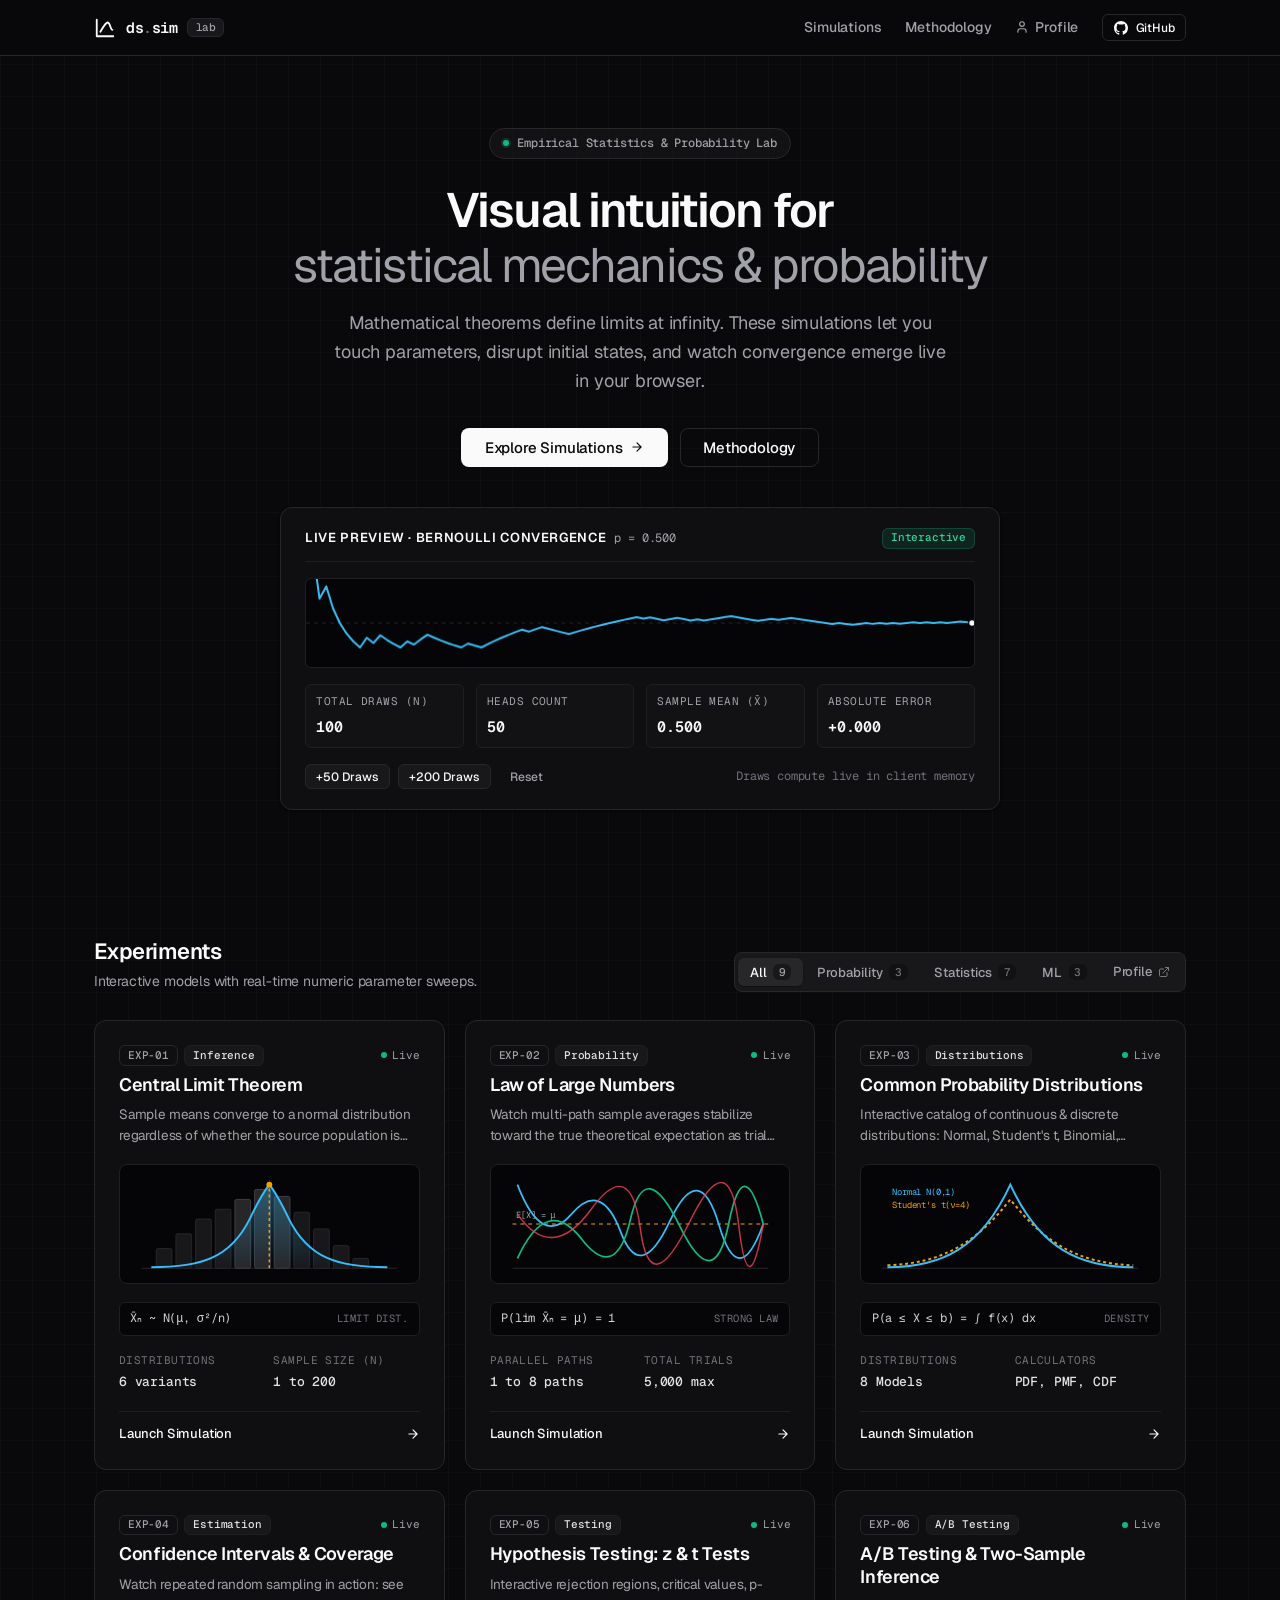
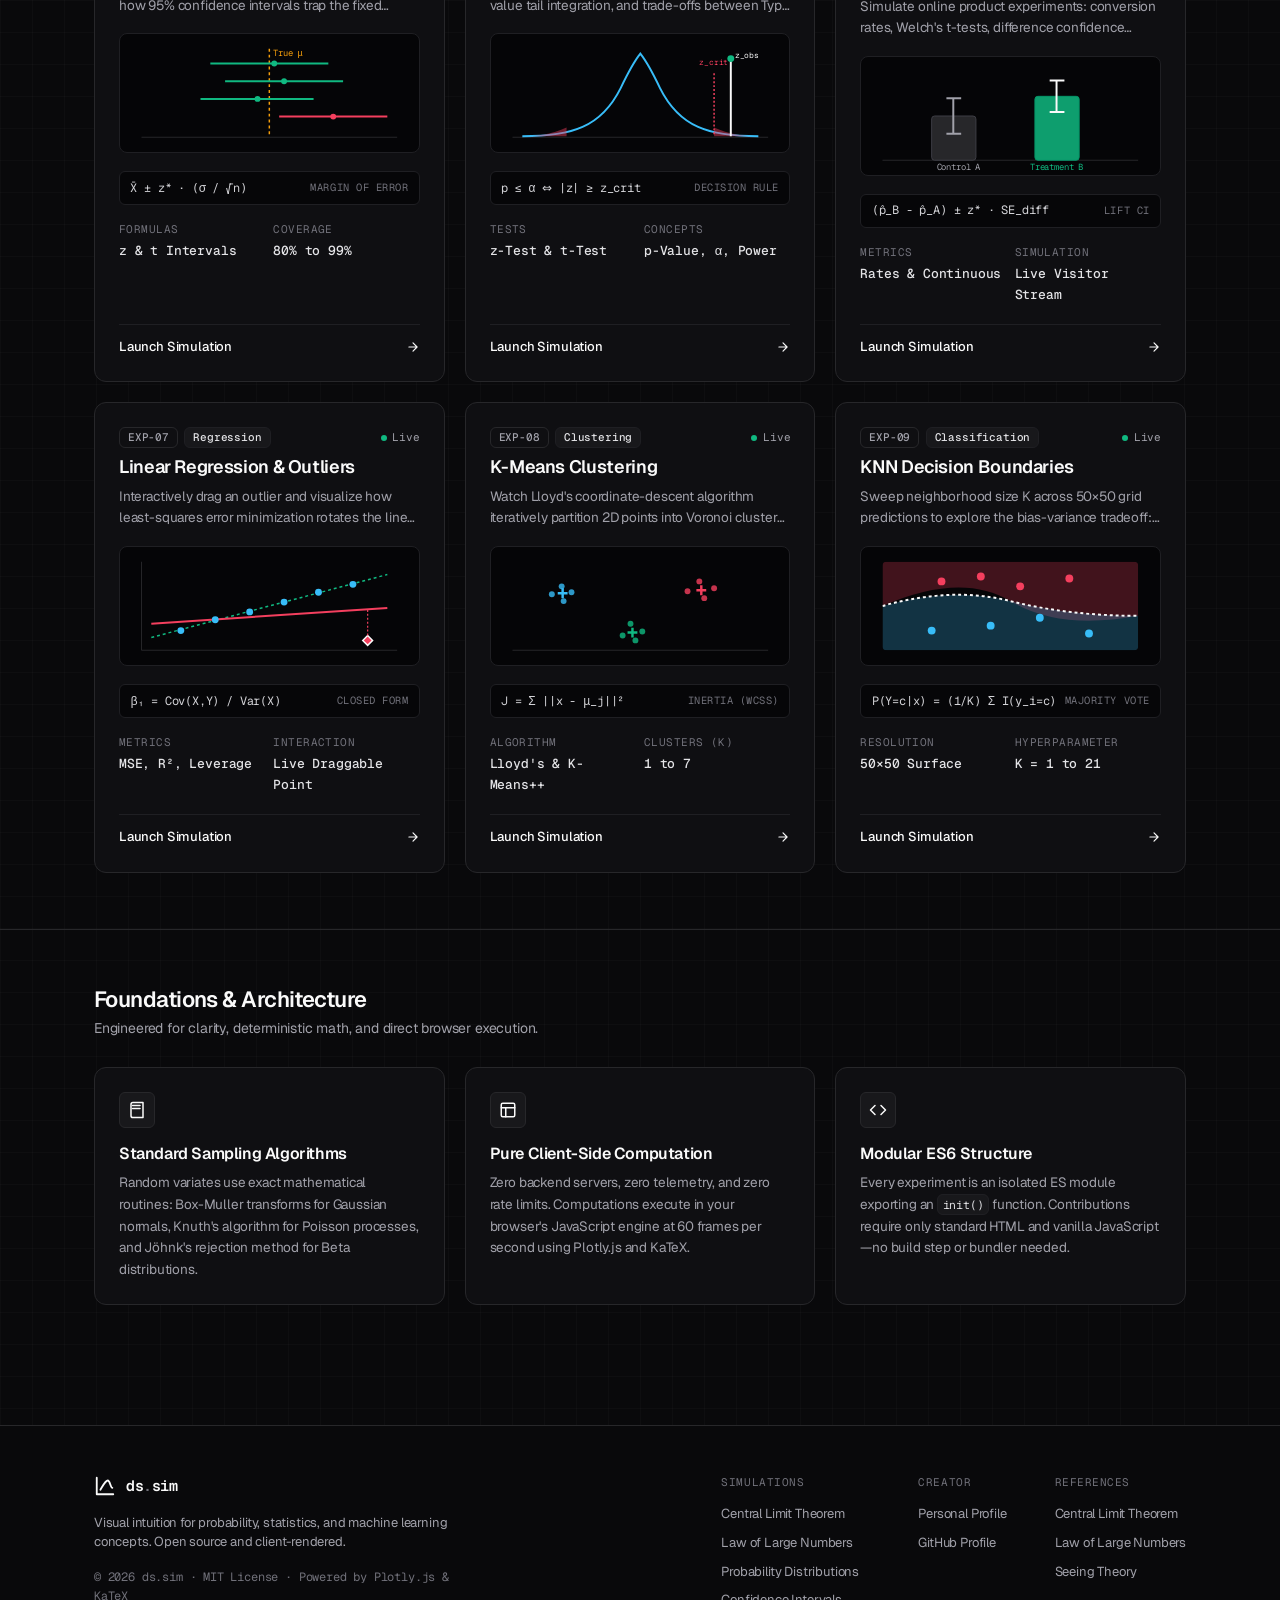
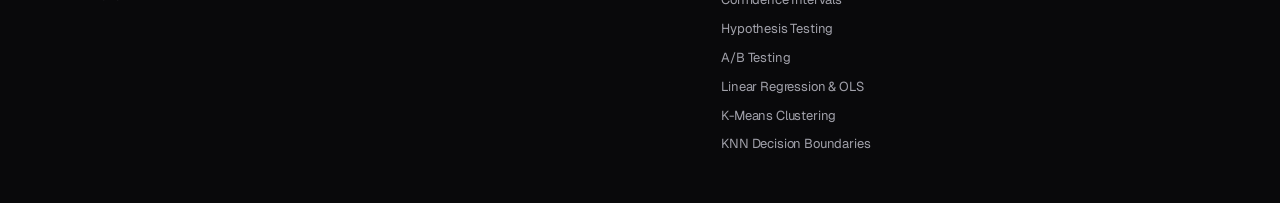
<file: index.html>
<!DOCTYPE html>
<html lang="en">
<head>
  <meta charset="UTF-8">
  <meta name="viewport" content="width=device-width, initial-scale=1.0">
  <meta name="description" content="Interactive simulations for probability, statistics, and machine learning. Hands-on numerical experiments executed in your browser.">
  <title>ds.sim — Interactive Statistics &amp; Probability Lab</title>
  
  <!-- Favicon: Clean Vector Normal Curve -->
  <link rel="icon" href="data:image/svg+xml,<svg xmlns='http://www.w3.org/2000/svg' viewBox='0 0 24 24' fill='none' stroke='%23fafafa' stroke-width='2' stroke-linecap='round' stroke-linejoin='round'><path d='M3 3v18h18'/><path d='M7 16c2.5-4 5.5-10 8-10s3 8 5 8'/></svg>">
  
  <!-- Typography: Geist & Geist Mono (shadcn design system) -->
  <link rel="preconnect" href="https://fonts.googleapis.com">
  <link rel="preconnect" href="https://fonts.gstatic.com" crossorigin>
  <link href="https://fonts.googleapis.com/css2?family=Geist:wght@300;400;500;600;700&family=Geist+Mono:wght@400;500;600&display=swap" rel="stylesheet">
  
  <link rel="stylesheet" href="css/style.css">
</head>
<body>

  <!-- Navigation -->
  <nav class="nav">
    <div class="container nav-container">
      <a href="index.html" class="nav-brand">
        <svg class="brand-icon" viewBox="0 0 24 24" fill="none" stroke="currentColor" stroke-width="2" stroke-linecap="round" stroke-linejoin="round">
          <path d="M3 3v18h18" />
          <path d="M7 16c2.5-4 5.5-10 8-10s3 8 5 8" />
        </svg>
        <span class="brand-name">ds<span class="brand-dot">.</span>sim</span>
        <span class="brand-badge">lab</span>
      </a>

      <div class="nav-links">
        <a href="#experiments" class="nav-link">Simulations</a>
        <a href="#methodology" class="nav-link">Methodology</a>
        <a href="https://vmljsy.github.io" target="_blank" rel="noopener noreferrer" class="nav-link">
          <svg width="14" height="14" viewBox="0 0 24 24" fill="none" stroke="currentColor" stroke-width="2" stroke-linecap="round" stroke-linejoin="round">
            <path d="M19 21v-2a4 4 0 0 0-4-4H9a4 4 0 0 0-4 4v2"/>
            <circle cx="12" cy="7" r="4"/>
          </svg>
          <span>Profile</span>
        </a>
        <a href="https://github.com/vmljsy/ds-playground" target="_blank" rel="noopener noreferrer" class="btn btn-outline btn-sm">
          <svg width="14" height="14" viewBox="0 0 24 24" fill="currentColor">
            <path d="M12 0C5.37 0 0 5.37 0 12c0 5.31 3.435 9.795 8.205 11.385.6.105.825-.255.825-.57 0-.285-.015-1.23-.015-2.235-3.015.555-3.795-.735-4.035-1.41-.135-.345-.72-1.41-1.23-1.695-.42-.225-1.02-.78-.015-.795.945-.015 1.62.87 1.845 1.23 1.08 1.815 2.805 1.305 3.495.99.105-.78.42-1.305.765-1.605-2.67-.3-5.46-1.335-5.46-5.925 0-1.305.465-2.385 1.23-3.225-.12-.3-.54-1.53.12-3.18 0 0 1.005-.315 3.3 1.23.96-.27 1.98-.405 3-.405s2.04.135 3 .405c2.295-1.56 3.3-1.23 3.3-1.23.66 1.65.24 2.88.12 3.18.765.84 1.23 1.905 1.23 3.225 0 4.605-2.805 5.625-5.475 5.925.435.375.81 1.095.81 2.22 0 1.605-.015 2.895-.015 3.3 0 .315.225.69.825.57A12.02 12.02 0 0024 12c0-6.63-5.37-12-12-12z"/>
          </svg>
          <span>GitHub</span>
        </a>
      </div>
    </div>
  </nav>

  <!-- Hero Section -->
  <section class="hero">
    <div class="container">
      <div class="hero-pill">
        <span class="hero-pill-indicator"></span>
        <span>Empirical Statistics &amp; Probability Lab</span>
      </div>

      <h1 class="hero-title">
        Visual intuition for <br>
        <span class="hero-title-accent">statistical mechanics &amp; probability</span>
      </h1>

      <p class="hero-subtitle">
        Mathematical theorems define limits at infinity. These simulations let you touch parameters, disrupt initial states, and watch convergence emerge live in your browser.
      </p>

      <div class="hero-actions">
        <a href="#experiments" class="btn btn-primary btn-lg">
          <span>Explore Simulations</span>
          <svg width="14" height="14" viewBox="0 0 24 24" fill="none" stroke="currentColor" stroke-width="2" stroke-linecap="round" stroke-linejoin="round"><path d="M5 12h14M12 5l7 7-7 7"/></svg>
        </a>
        <a href="#methodology" class="btn btn-outline btn-lg">Methodology</a>
      </div>

      <!-- Live Interactive Sandbox (Bernoulli Convergence) -->
      <div class="hero-sandbox">
        <div class="sandbox-header">
          <div class="sandbox-title-wrap">
            <span class="sandbox-title">Live Preview &middot; Bernoulli Convergence</span>
            <span class="sandbox-formula">p = 0.500</span>
          </div>
          <span class="badge badge-emerald">Interactive</span>
        </div>

        <div class="sandbox-body">
          <canvas id="sandbox-canvas" class="sandbox-canvas" width="670" height="90"></canvas>
        </div>

        <div class="sandbox-stats">
          <div class="sandbox-stat-item">
            <span class="sandbox-stat-label">Total Draws (N)</span>
            <span id="sb-stat-n" class="sandbox-stat-val">100</span>
          </div>
          <div class="sandbox-stat-item">
            <span class="sandbox-stat-label">Heads Count</span>
            <span id="sb-stat-heads" class="sandbox-stat-val">52</span>
          </div>
          <div class="sandbox-stat-item">
            <span class="sandbox-stat-label">Sample Mean (X̄)</span>
            <span id="sb-stat-mean" class="sandbox-stat-val">0.520</span>
          </div>
          <div class="sandbox-stat-item">
            <span class="sandbox-stat-label">Absolute Error</span>
            <span id="sb-stat-err" class="sandbox-stat-val">+0.020</span>
          </div>
        </div>

        <div class="sandbox-controls">
          <div class="sandbox-btn-group">
            <button id="sb-btn-flip-50" class="btn btn-secondary btn-sm">+50 Draws</button>
            <button id="sb-btn-flip-200" class="btn btn-secondary btn-sm">+200 Draws</button>
            <button id="sb-btn-reset" class="btn btn-ghost btn-sm">Reset</button>
          </div>
          <span class="sandbox-hint">Draws compute live in client memory</span>
        </div>
      </div>

    </div>
  </section>

  <!-- Experiments Grid Section -->
  <section class="section" id="experiments">
    <div class="container">
      
      <div class="section-header">
        <div class="section-title-wrap">
          <h2 class="section-title">Experiments</h2>
          <p class="section-desc">Interactive models with real-time numeric parameter sweeps.</p>
        </div>

        <!-- shadcn Filter Tabs -->
        <div class="tabs-list" role="tablist">
          <button class="tabs-trigger active" data-filter="all">
            All <span class="tab-count">9</span>
          </button>
          <button class="tabs-trigger" data-filter="probability">
            Probability <span class="tab-count">3</span>
          </button>
          <button class="tabs-trigger" data-filter="statistics">
            Statistics <span class="tab-count">7</span>
          </button>
          <button class="tabs-trigger" data-filter="ml">
            ML <span class="tab-count">3</span>
          </button>
          <a href="https://vmljsy.github.io" target="_blank" rel="noopener noreferrer" class="tabs-trigger" style="text-decoration: none;">
            <span>Profile</span>
            <svg width="12" height="12" viewBox="0 0 24 24" fill="none" stroke="currentColor" stroke-width="2" stroke-linecap="round" stroke-linejoin="round" style="opacity: 0.7;">
              <path d="M18 13v6a2 2 0 0 1-2 2H5a2 2 0 0 1-2-2V8a2 2 0 0 1 2-2h6"/>
              <polyline points="15 3 21 3 21 9"/>
              <line x1="10" y1="14" x2="21" y2="3"/>
            </svg>
          </a>
        </div>
      </div>

      <div class="grid-3" id="experiments-grid">

        <!-- Card 1: Central Limit Theorem -->
        <a href="experiments/central-limit-theorem/index.html" class="experiment-card" data-category="statistics probability">
          <div class="card-header">
            <div class="card-meta">
              <div class="card-meta-left">
                <span class="badge badge-outline">EXP-01</span>
                <span class="badge badge-secondary">Inference</span>
              </div>
              <span class="status-indicator"><span class="status-dot"></span> Live</span>
            </div>
            <h3 class="card-title">Central Limit Theorem</h3>
            <p class="card-description">Sample means converge to a normal distribution regardless of whether the source population is uniform, exponential, or bimodal.</p>
          </div>

          <!-- SVG Visual Preview: Skewed Histogram to Normal Curve -->
          <div class="card-visual">
            <svg viewBox="0 0 300 120" fill="none" xmlns="http://www.w3.org/2000/svg">
              <defs>
                <linearGradient id="cltGrad" x1="0" y1="0" x2="0" y2="1">
                  <stop offset="0%" stop-color="#38bdf8" stop-opacity="0.35"/>
                  <stop offset="100%" stop-color="#38bdf8" stop-opacity="0.0"/>
                </linearGradient>
              </defs>
              <line x1="20" y1="105" x2="280" y2="105" stroke="#27272a" stroke-width="1"/>
              <line x1="150" y1="15" x2="150" y2="105" stroke="#27272a" stroke-dasharray="2 2" stroke-width="1"/>
              <rect x="35" y="85" width="16" height="20" rx="1.5" fill="#18181b" stroke="#27272a"/>
              <rect x="55" y="70" width="16" height="35" rx="1.5" fill="#18181b" stroke="#27272a"/>
              <rect x="75" y="55" width="16" height="50" rx="1.5" fill="#18181b" stroke="#27272a"/>
              <rect x="95" y="45" width="16" height="60" rx="1.5" fill="#18181b" stroke="#27272a"/>
              <rect x="115" y="35" width="16" height="70" rx="1.5" fill="#27272a" stroke="#3f3f46"/>
              <rect x="135" y="25" width="16" height="80" rx="1.5" fill="#27272a" stroke="#3f3f46"/>
              <rect x="155" y="32" width="16" height="73" rx="1.5" fill="#27272a" stroke="#3f3f46"/>
              <rect x="175" y="48" width="16" height="57" rx="1.5" fill="#18181b" stroke="#27272a"/>
              <rect x="195" y="65" width="16" height="40" rx="1.5" fill="#18181b" stroke="#27272a"/>
              <rect x="215" y="82" width="16" height="23" rx="1.5" fill="#18181b" stroke="#27272a"/>
              <rect x="235" y="95" width="16" height="10" rx="1.5" fill="#18181b" stroke="#27272a"/>
              <path d="M 30 104 C 80 104, 110 95, 130 55 C 142 30, 150 20, 150 20 C 150 20, 158 30, 170 55 C 190 95, 220 104, 270 104" stroke="#38bdf8" stroke-width="2" fill="none"/>
              <path d="M 30 104 C 80 104, 110 95, 130 55 C 142 30, 150 20, 150 20 C 150 20, 158 30, 170 55 C 190 95, 220 104, 270 104 L 270 105 L 30 105 Z" fill="url(#cltGrad)"/>
              <line x1="150" y1="18" x2="150" y2="105" stroke="#f59e0b" stroke-width="1.5" stroke-dasharray="3 3"/>
              <circle cx="150" cy="20" r="3" fill="#f59e0b"/>
            </svg>
          </div>

          <div class="card-content">
            <div class="formula-box">
              <code>X̄ₙ ~ N(μ, σ²/n)</code>
              <span class="formula-label">Limit Dist.</span>
            </div>
            <div class="card-specs">
              <div class="spec-item">
                <span class="spec-label">Distributions</span>
                <span class="spec-value">6 variants</span>
              </div>
              <div class="spec-item">
                <span class="spec-label">Sample Size (n)</span>
                <span class="spec-value">1 to 200</span>
              </div>
            </div>
          </div>

          <div class="card-footer">
            <span class="card-link-text">Launch Simulation</span>
            <svg class="card-link-arrow" viewBox="0 0 24 24" fill="none" stroke="currentColor" stroke-width="2" stroke-linecap="round" stroke-linejoin="round"><path d="M5 12h14M12 5l7 7-7 7"/></svg>
          </div>
        </a>

        <!-- Card 2: Law of Large Numbers -->
        <a href="experiments/law-of-large-numbers/index.html" class="experiment-card" data-category="probability">
          <div class="card-header">
            <div class="card-meta">
              <div class="card-meta-left">
                <span class="badge badge-outline">EXP-02</span>
                <span class="badge badge-secondary">Probability</span>
              </div>
              <span class="status-indicator"><span class="status-dot"></span> Live</span>
            </div>
            <h3 class="card-title">Law of Large Numbers</h3>
            <p class="card-description">Watch multi-path sample averages stabilize toward the true theoretical expectation as trial counts grow from 10 to 5,000.</p>
          </div>

          <!-- SVG Visual Preview: Multiple Stochastic Paths Converging -->
          <div class="card-visual">
            <svg viewBox="0 0 300 120" fill="none" xmlns="http://www.w3.org/2000/svg">
              <line x1="20" y1="105" x2="280" y2="105" stroke="#27272a" stroke-width="1"/>
              <line x1="20" y1="60" x2="280" y2="60" stroke="#f59e0b" stroke-width="1.2" stroke-dasharray="4 4"/>
              <text x="24" y="54" fill="#a1a1aa" font-family="'Geist Mono', monospace" font-size="9">E[X] = μ</text>
              <path d="M 25 20 Q 50 85, 80 50 T 130 68 T 180 57 T 230 61 T 275 60" stroke="#38bdf8" stroke-width="1.75" fill="none"/>
              <path d="M 25 95 Q 55 30, 90 75 T 140 55 T 190 62 T 240 59 T 275 60" stroke="#10b981" stroke-width="1.75" fill="none"/>
              <path d="M 25 50 Q 60 100, 100 45 T 150 65 T 200 58 T 250 61 T 275 60" stroke="#f43f5e" stroke-width="1.5" stroke-opacity="0.8" fill="none"/>
            </svg>
          </div>

          <div class="card-content">
            <div class="formula-box">
              <code>P(lim X̄ₙ = μ) = 1</code>
              <span class="formula-label">Strong Law</span>
            </div>
            <div class="card-specs">
              <div class="spec-item">
                <span class="spec-label">Parallel Paths</span>
                <span class="spec-value">1 to 8 paths</span>
              </div>
              <div class="spec-item">
                <span class="spec-label">Total Trials</span>
                <span class="spec-value">5,000 max</span>
              </div>
            </div>
          </div>

          <div class="card-footer">
            <span class="card-link-text">Launch Simulation</span>
            <svg class="card-link-arrow" viewBox="0 0 24 24" fill="none" stroke="currentColor" stroke-width="2" stroke-linecap="round" stroke-linejoin="round"><path d="M5 12h14M12 5l7 7-7 7"/></svg>
          </div>
        </a>

        <!-- Card 3: Probability Distributions -->
        <a href="experiments/probability-distributions/index.html" class="experiment-card" data-category="probability statistics">
          <div class="card-header">
            <div class="card-meta">
              <div class="card-meta-left">
                <span class="badge badge-outline">EXP-03</span>
                <span class="badge badge-secondary">Distributions</span>
              </div>
              <span class="status-indicator"><span class="status-dot"></span> Live</span>
            </div>
            <h3 class="card-title">Common Probability Distributions</h3>
            <p class="card-description">Interactive catalog of continuous &amp; discrete distributions: Normal, Student's t, Binomial, Poisson, Chi-Square, and Exponential.</p>
          </div>

          <!-- SVG Visual Preview: Normal vs Heavy-Tailed Student's t Curve -->
          <div class="card-visual">
            <svg viewBox="0 0 300 120" fill="none" xmlns="http://www.w3.org/2000/svg">
              <line x1="20" y1="105" x2="280" y2="105" stroke="#27272a" stroke-width="1"/>
              <!-- Student's t (amber, heavier tails) -->
              <path d="M 25 102 C 80 100, 115 80, 150 35 C 185 80, 220 100, 275 102" stroke="#f59e0b" stroke-width="2" stroke-dasharray="3 3" fill="none"/>
              <!-- Gaussian normal (cyan, taller peak) -->
              <path d="M 25 104 C 80 104, 120 85, 150 20 C 180 85, 220 104, 275 104" stroke="#38bdf8" stroke-width="2" fill="none"/>
              <text x="30" y="30" fill="#38bdf8" font-family="'Geist Mono', monospace" font-size="9">Normal N(0,1)</text>
              <text x="30" y="44" fill="#f59e0b" font-family="'Geist Mono', monospace" font-size="9">Student's t(ν=4)</text>
            </svg>
          </div>

          <div class="card-content">
            <div class="formula-box">
              <code>P(a ≤ X ≤ b) = ∫ f(x) dx</code>
              <span class="formula-label">Density</span>
            </div>
            <div class="card-specs">
              <div class="spec-item">
                <span class="spec-label">Distributions</span>
                <span class="spec-value">8 Models</span>
              </div>
              <div class="spec-item">
                <span class="spec-label">Calculators</span>
                <span class="spec-value">PDF, PMF, CDF</span>
              </div>
            </div>
          </div>

          <div class="card-footer">
            <span class="card-link-text">Launch Simulation</span>
            <svg class="card-link-arrow" viewBox="0 0 24 24" fill="none" stroke="currentColor" stroke-width="2" stroke-linecap="round" stroke-linejoin="round"><path d="M5 12h14M12 5l7 7-7 7"/></svg>
          </div>
        </a>

        <!-- Card 4: Confidence Intervals -->
        <a href="experiments/confidence-intervals/index.html" class="experiment-card" data-category="statistics">
          <div class="card-header">
            <div class="card-meta">
              <div class="card-meta-left">
                <span class="badge badge-outline">EXP-04</span>
                <span class="badge badge-secondary">Estimation</span>
              </div>
              <span class="status-indicator"><span class="status-dot"></span> Live</span>
            </div>
            <h3 class="card-title">Confidence Intervals &amp; Coverage</h3>
            <p class="card-description">Watch repeated random sampling in action: see how 95% confidence intervals trap the fixed population mean μ in long-run trials.</p>
          </div>

          <!-- SVG Visual Preview: Confidence Intervals with Hits and Misses -->
          <div class="card-visual">
            <svg viewBox="0 0 300 120" fill="none" xmlns="http://www.w3.org/2000/svg">
              <line x1="20" y1="105" x2="280" y2="105" stroke="#27272a" stroke-width="1"/>
              <!-- Reference Line μ -->
              <line x1="150" y1="15" x2="150" y2="105" stroke="#f59e0b" stroke-width="1.5" stroke-dasharray="3 3"/>
              <!-- Green Hits -->
              <line x1="90" y1="30" x2="210" y2="30" stroke="#10b981" stroke-width="2"/>
              <circle cx="155" cy="30" r="3" fill="#10b981"/>
              <line x1="105" y1="48" x2="225" y2="48" stroke="#10b981" stroke-width="2"/>
              <circle cx="165" cy="48" r="3" fill="#10b981"/>
              <line x1="80" y1="66" x2="195" y2="66" stroke="#10b981" stroke-width="2"/>
              <circle cx="138" cy="66" r="3" fill="#10b981"/>
              <!-- Red Miss -->
              <line x1="160" y1="84" x2="270" y2="84" stroke="#f43f5e" stroke-width="2"/>
              <circle cx="215" cy="84" r="3" fill="#f43f5e"/>
              <text x="154" y="22" fill="#f59e0b" font-family="'Geist Mono', monospace" font-size="9">True μ</text>
            </svg>
          </div>

          <div class="card-content">
            <div class="formula-box">
              <code>X̄ ± z* · (σ / √n)</code>
              <span class="formula-label">Margin of Error</span>
            </div>
            <div class="card-specs">
              <div class="spec-item">
                <span class="spec-label">Formulas</span>
                <span class="spec-value">z &amp; t Intervals</span>
              </div>
              <div class="spec-item">
                <span class="spec-label">Coverage</span>
                <span class="spec-value">80% to 99%</span>
              </div>
            </div>
          </div>

          <div class="card-footer">
            <span class="card-link-text">Launch Simulation</span>
            <svg class="card-link-arrow" viewBox="0 0 24 24" fill="none" stroke="currentColor" stroke-width="2" stroke-linecap="round" stroke-linejoin="round"><path d="M5 12h14M12 5l7 7-7 7"/></svg>
          </div>
        </a>

        <!-- Card 5: Hypothesis Testing -->
        <a href="experiments/hypothesis-testing/index.html" class="experiment-card" data-category="statistics">
          <div class="card-header">
            <div class="card-meta">
              <div class="card-meta-left">
                <span class="badge badge-outline">EXP-05</span>
                <span class="badge badge-secondary">Testing</span>
              </div>
              <span class="status-indicator"><span class="status-dot"></span> Live</span>
            </div>
            <h3 class="card-title">Hypothesis Testing: z &amp; t Tests</h3>
            <p class="card-description">Interactive rejection regions, critical values, p-value tail integration, and trade-offs between Type I/II errors and statistical power.</p>
          </div>

          <!-- SVG Visual Preview: Null curve with shaded red rejection zone and p-value marker -->
          <div class="card-visual">
            <svg viewBox="0 0 300 120" fill="none" xmlns="http://www.w3.org/2000/svg">
              <line x1="20" y1="105" x2="280" y2="105" stroke="#27272a" stroke-width="1"/>
              <!-- Null Bell Curve -->
              <path d="M 30 104 C 80 104, 110 95, 130 55 C 142 30, 150 20, 150 20 C 150 20, 158 30, 170 55 C 190 95, 220 104, 270 104" stroke="#38bdf8" stroke-width="2" fill="none"/>
              <!-- Critical Rejection Region Tails (Rose) -->
              <path d="M 30 104 C 45 104, 60 102, 75 95 L 75 104 Z" fill="rgba(244, 63, 94, 0.45)"/>
              <path d="M 225 95 C 240 102, 255 104, 270 104 L 225 104 Z" fill="rgba(244, 63, 94, 0.45)"/>
              <!-- Critical line -->
              <line x1="225" y1="40" x2="225" y2="104" stroke="#f43f5e" stroke-width="1.5" stroke-dasharray="2 2"/>
              <!-- Observed stat marker -->
              <line x1="242" y1="25" x2="242" y2="104" stroke="#fafafa" stroke-width="2"/>
              <circle cx="242" cy="25" r="3.5" fill="#10b981"/>
              <text x="210" y="32" fill="#f43f5e" font-family="'Geist Mono', monospace" font-size="8">z_crit</text>
              <text x="246" y="24" fill="#fafafa" font-family="'Geist Mono', monospace" font-size="8">z_obs</text>
            </svg>
          </div>

          <div class="card-content">
            <div class="formula-box">
              <code>p ≤ α ⇔ |z| ≥ z_crit</code>
              <span class="formula-label">Decision Rule</span>
            </div>
            <div class="card-specs">
              <div class="spec-item">
                <span class="spec-label">Tests</span>
                <span class="spec-value">z-Test &amp; t-Test</span>
              </div>
              <div class="spec-item">
                <span class="spec-label">Concepts</span>
                <span class="spec-value">p-Value, α, Power</span>
              </div>
            </div>
          </div>

          <div class="card-footer">
            <span class="card-link-text">Launch Simulation</span>
            <svg class="card-link-arrow" viewBox="0 0 24 24" fill="none" stroke="currentColor" stroke-width="2" stroke-linecap="round" stroke-linejoin="round"><path d="M5 12h14M12 5l7 7-7 7"/></svg>
          </div>
        </a>

        <!-- Card 6: A/B Testing -->
        <a href="experiments/ab-testing/index.html" class="experiment-card" data-category="statistics">
          <div class="card-header">
            <div class="card-meta">
              <div class="card-meta-left">
                <span class="badge badge-outline">EXP-06</span>
                <span class="badge badge-secondary">A/B Testing</span>
              </div>
              <span class="status-indicator"><span class="status-dot"></span> Live</span>
            </div>
            <h3 class="card-title">A/B Testing &amp; Two-Sample Inference</h3>
            <p class="card-description">Simulate online product experiments: conversion rates, Welch's t-tests, difference confidence intervals, and the sequential peeking hazard.</p>
          </div>

          <!-- SVG Visual Preview: Variant A vs Variant B Bar with CI Whiskers -->
          <div class="card-visual">
            <svg viewBox="0 0 300 120" fill="none" xmlns="http://www.w3.org/2000/svg">
              <line x1="20" y1="105" x2="280" y2="105" stroke="#27272a" stroke-width="1"/>
              <!-- Variant A Bar -->
              <rect x="70" y="60" width="45" height="45" rx="3" fill="#27272a" stroke="#3f3f46"/>
              <line x1="92" y1="42" x2="92" y2="78" stroke="#a1a1aa" stroke-width="2"/>
              <line x1="85" y1="42" x2="100" y2="42" stroke="#a1a1aa" stroke-width="2"/>
              <line x1="85" y1="78" x2="100" y2="78" stroke="#a1a1aa" stroke-width="2"/>
              <text x="75" y="115" fill="#a1a1aa" font-family="'Geist Mono', monospace" font-size="9">Control A</text>
              <!-- Variant B Bar (Winner) -->
              <rect x="175" y="40" width="45" height="65" rx="3" fill="#10b981" stroke="#059669" fill-opacity="0.85"/>
              <line x1="197" y1="24" x2="197" y2="56" stroke="#fafafa" stroke-width="2"/>
              <line x1="190" y1="24" x2="205" y2="24" stroke="#fafafa" stroke-width="2"/>
              <line x1="190" y1="56" x2="205" y2="56" stroke="#fafafa" stroke-width="2"/>
              <text x="170" y="115" fill="#10b981" font-family="'Geist Mono', monospace" font-size="9">Treatment B</text>
            </svg>
          </div>

          <div class="card-content">
            <div class="formula-box">
              <code>(p̂_B - p̂_A) ± z* · SE_diff</code>
              <span class="formula-label">Lift CI</span>
            </div>
            <div class="card-specs">
              <div class="spec-item">
                <span class="spec-label">Metrics</span>
                <span class="spec-value">Rates &amp; Continuous</span>
              </div>
              <div class="spec-item">
                <span class="spec-label">Simulation</span>
                <span class="spec-value">Live Visitor Stream</span>
              </div>
            </div>
          </div>

          <div class="card-footer">
            <span class="card-link-text">Launch Simulation</span>
            <svg class="card-link-arrow" viewBox="0 0 24 24" fill="none" stroke="currentColor" stroke-width="2" stroke-linecap="round" stroke-linejoin="round"><path d="M5 12h14M12 5l7 7-7 7"/></svg>
          </div>
        </a>

        <!-- Card 7: Linear Regression & OLS -->
        <a href="experiments/linear-regression/index.html" class="experiment-card" data-category="ml statistics">
          <div class="card-header">
            <div class="card-meta">
              <div class="card-meta-left">
                <span class="badge badge-outline">EXP-07</span>
                <span class="badge badge-secondary">Regression</span>
              </div>
              <span class="status-indicator"><span class="status-dot"></span> Live</span>
            </div>
            <h3 class="card-title">Linear Regression &amp; Outliers</h3>
            <p class="card-description">Interactively drag an outlier and visualize how least-squares error minimization rotates the line of best fit and blows up MSE.</p>
          </div>

          <!-- SVG Visual Preview: Scatter with Residuals & Fit Line -->
          <div class="card-visual">
            <svg viewBox="0 0 300 120" fill="none" xmlns="http://www.w3.org/2000/svg">
              <line x1="20" y1="105" x2="280" y2="105" stroke="#27272a" stroke-width="1"/>
              <line x1="20" y1="15" x2="20" y2="105" stroke="#27272a" stroke-width="1"/>
              <!-- Baseline uncorrupted line (dashed green) -->
              <line x1="30" y1="92" x2="270" y2="28" stroke="#10b981" stroke-width="1.5" stroke-dasharray="3 3"/>
              <!-- OLS line pulled down by outlier (rose) -->
              <line x1="30" y1="78" x2="270" y2="62" stroke="#f43f5e" stroke-width="2"/>
              <!-- Clean points (sky blue) -->
              <circle cx="60" cy="85" r="3.5" fill="#38bdf8"/>
              <circle cx="95" cy="74" r="3.5" fill="#38bdf8"/>
              <circle cx="130" cy="66" r="3.5" fill="#38bdf8"/>
              <circle cx="165" cy="56" r="3.5" fill="#38bdf8"/>
              <circle cx="200" cy="46" r="3.5" fill="#38bdf8"/>
              <circle cx="235" cy="38" r="3.5" fill="#38bdf8"/>
              <!-- Outlier point (large red diamond) -->
              <polygon points="245,95 250,90 255,95 250,100" fill="#f43f5e" stroke="#fafafa" stroke-width="1.5"/>
              <!-- Residual drop line for outlier -->
              <line x1="250" y1="64" x2="250" y2="92" stroke="#f43f5e" stroke-width="1.2" stroke-dasharray="2 2"/>
            </svg>
          </div>

          <div class="card-content">
            <div class="formula-box">
              <code>β₁ = Cov(X,Y) / Var(X)</code>
              <span class="formula-label">Closed Form</span>
            </div>
            <div class="card-specs">
              <div class="spec-item">
                <span class="spec-label">Metrics</span>
                <span class="spec-value">MSE, R², Leverage</span>
              </div>
              <div class="spec-item">
                <span class="spec-label">Interaction</span>
                <span class="spec-value">Live Draggable Point</span>
              </div>
            </div>
          </div>

          <div class="card-footer">
            <span class="card-link-text">Launch Simulation</span>
            <svg class="card-link-arrow" viewBox="0 0 24 24" fill="none" stroke="currentColor" stroke-width="2" stroke-linecap="round" stroke-linejoin="round"><path d="M5 12h14M12 5l7 7-7 7"/></svg>
          </div>
        </a>

        <!-- Card 8: K-Means Clustering -->
        <a href="experiments/kmeans-clustering/index.html" class="experiment-card" data-category="ml">
          <div class="card-header">
            <div class="card-meta">
              <div class="card-meta-left">
                <span class="badge badge-outline">EXP-08</span>
                <span class="badge badge-secondary">Clustering</span>
              </div>
              <span class="status-indicator"><span class="status-dot"></span> Live</span>
            </div>
            <h3 class="card-title">K-Means Clustering</h3>
            <p class="card-description">Watch Lloyd's coordinate-descent algorithm iteratively partition 2D points into Voronoi clusters and converge to local WCSS minima.</p>
          </div>

          <!-- SVG Visual Preview: 3 Clusters with Centroid Crosses -->
          <div class="card-visual">
            <svg viewBox="0 0 300 120" fill="none" xmlns="http://www.w3.org/2000/svg">
              <line x1="20" y1="105" x2="280" y2="105" stroke="#27272a" stroke-width="1"/>
              <!-- Cluster 1: Sky Blue -->
              <circle cx="70" cy="40" r="3" fill="#38bdf8" opacity="0.8"/>
              <circle cx="60" cy="48" r="3" fill="#38bdf8" opacity="0.8"/>
              <circle cx="80" cy="46" r="3" fill="#38bdf8" opacity="0.8"/>
              <circle cx="72" cy="55" r="3" fill="#38bdf8" opacity="0.8"/>
              <!-- Centroid 1 (Cross) -->
              <line x1="66" y1="47" x2="76" y2="47" stroke="#38bdf8" stroke-width="2.5"/>
              <line x1="71" y1="42" x2="71" y2="52" stroke="#38bdf8" stroke-width="2.5"/>

              <!-- Cluster 2: Rose Red -->
              <circle cx="210" cy="35" r="3" fill="#f43f5e" opacity="0.8"/>
              <circle cx="225" cy="42" r="3" fill="#f43f5e" opacity="0.8"/>
              <circle cx="198" cy="45" r="3" fill="#f43f5e" opacity="0.8"/>
              <circle cx="215" cy="52" r="3" fill="#f43f5e" opacity="0.8"/>
              <!-- Centroid 2 (Cross) -->
              <line x1="207" y1="44" x2="217" y2="44" stroke="#f43f5e" stroke-width="2.5"/>
              <line x1="212" y1="39" x2="212" y2="49" stroke="#f43f5e" stroke-width="2.5"/>

              <!-- Cluster 3: Emerald Green -->
              <circle cx="140" cy="78" r="3" fill="#10b981" opacity="0.8"/>
              <circle cx="152" cy="86" r="3" fill="#10b981" opacity="0.8"/>
              <circle cx="132" cy="90" r="3" fill="#10b981" opacity="0.8"/>
              <circle cx="145" cy="95" r="3" fill="#10b981" opacity="0.8"/>
              <!-- Centroid 3 (Cross) -->
              <line x1="137" y1="87" x2="147" y2="87" stroke="#10b981" stroke-width="2.5"/>
              <line x1="142" y1="82" x2="142" y2="92" stroke="#10b981" stroke-width="2.5"/>
            </svg>
          </div>

          <div class="card-content">
            <div class="formula-box">
              <code>J = Σ ||x - μ_j||²</code>
              <span class="formula-label">Inertia (WCSS)</span>
            </div>
            <div class="card-specs">
              <div class="spec-item">
                <span class="spec-label">Algorithm</span>
                <span class="spec-value">Lloyd's &amp; K-Means++</span>
              </div>
              <div class="spec-item">
                <span class="spec-label">Clusters (K)</span>
                <span class="spec-value">1 to 7</span>
              </div>
            </div>
          </div>

          <div class="card-footer">
            <span class="card-link-text">Launch Simulation</span>
            <svg class="card-link-arrow" viewBox="0 0 24 24" fill="none" stroke="currentColor" stroke-width="2" stroke-linecap="round" stroke-linejoin="round"><path d="M5 12h14M12 5l7 7-7 7"/></svg>
          </div>
        </a>

        <!-- Card 9: K-Nearest Neighbors -->
        <a href="experiments/knn-classification/index.html" class="experiment-card" data-category="ml">
          <div class="card-header">
            <div class="card-meta">
              <div class="card-meta-left">
                <span class="badge badge-outline">EXP-09</span>
                <span class="badge badge-secondary">Classification</span>
              </div>
              <span class="status-indicator"><span class="status-dot"></span> Live</span>
            </div>
            <h3 class="card-title">KNN Decision Boundaries</h3>
            <p class="card-description">Sweep neighborhood size K across 50×50 grid predictions to explore the bias-variance tradeoff: overfitting vs underfitting.</p>
          </div>

          <!-- SVG Visual Preview: Two-Tone Decision Boundary -->
          <div class="card-visual">
            <svg viewBox="0 0 300 120" fill="none" xmlns="http://www.w3.org/2000/svg">
              <defs>
                <clipPath id="boundaryClip">
                  <rect x="20" y="15" width="260" height="90" rx="4"/>
                </clipPath>
              </defs>
              <g clip-path="url(#boundaryClip)">
                <!-- Class A Region (Light Red) -->
                <path d="M 20 15 L 280 15 L 280 70 Q 200 85 150 55 T 20 60 Z" fill="rgba(244, 63, 94, 0.25)"/>
                <!-- Class B Region (Light Blue) -->
                <path d="M 20 60 Q 90 40 150 55 T 280 70 L 280 105 L 20 105 Z" fill="rgba(56, 189, 248, 0.25)"/>
                <!-- Decision Boundary Line -->
                <path d="M 20 60 Q 90 40 150 55 T 280 70" stroke="#fafafa" stroke-width="2" stroke-dasharray="3 3"/>
                <!-- Class A Red Points -->
                <circle cx="80" cy="35" r="4" fill="#f43f5e"/>
                <circle cx="120" cy="30" r="4" fill="#f43f5e"/>
                <circle cx="160" cy="40" r="4" fill="#f43f5e"/>
                <circle cx="210" cy="32" r="4" fill="#f43f5e"/>
                <!-- Class B Blue Points -->
                <circle cx="70" cy="85" r="4" fill="#38bdf8"/>
                <circle cx="130" cy="80" r="4" fill="#38bdf8"/>
                <circle cx="180" cy="72" r="4" fill="#38bdf8"/>
                <circle cx="230" cy="88" r="4" fill="#38bdf8"/>
              </g>
            </svg>
          </div>

          <div class="card-content">
            <div class="formula-box">
              <code>P(Y=c|x) = (1/K) Σ I(y_i=c)</code>
              <span class="formula-label">Majority Vote</span>
            </div>
            <div class="card-specs">
              <div class="spec-item">
                <span class="spec-label">Resolution</span>
                <span class="spec-value">50×50 Surface</span>
              </div>
              <div class="spec-item">
                <span class="spec-label">Hyperparameter</span>
                <span class="spec-value">K = 1 to 21</span>
              </div>
            </div>
          </div>

          <div class="card-footer">
            <span class="card-link-text">Launch Simulation</span>
            <svg class="card-link-arrow" viewBox="0 0 24 24" fill="none" stroke="currentColor" stroke-width="2" stroke-linecap="round" stroke-linejoin="round"><path d="M5 12h14M12 5l7 7-7 7"/></svg>
          </div>
        </a>

      </div>

    </div>
  </section>

  <!-- Methodology & Foundations (replacing generic About) -->
  <section class="section" id="methodology" style="border-top: 1px solid var(--border);">
    <div class="container">
      <div class="section-header">
        <div class="section-title-wrap">
          <h2 class="section-title">Foundations &amp; Architecture</h2>
          <p class="section-desc">Engineered for clarity, deterministic math, and direct browser execution.</p>
        </div>
      </div>

      <div class="features-grid">
        <div class="feature-card">
          <div class="feature-icon-wrap">
            <svg width="18" height="18" viewBox="0 0 24 24" fill="none" stroke="currentColor" stroke-width="2" stroke-linecap="round" stroke-linejoin="round">
              <path d="M4 19.5v-15A2.5 2.5 0 0 1 6.5 2H20v20H6.5a2.5 2.5 0 0 1-2.5-2.5Z"/>
              <path d="M6 6h10"/>
              <path d="M6 10h10"/>
            </svg>
          </div>
          <h3 class="feature-title">Standard Sampling Algorithms</h3>
          <p class="feature-desc">Random variates use exact mathematical routines: Box-Muller transforms for Gaussian normals, Knuth's algorithm for Poisson processes, and Jöhnk's rejection method for Beta distributions.</p>
        </div>

        <div class="feature-card">
          <div class="feature-icon-wrap">
            <svg width="18" height="18" viewBox="0 0 24 24" fill="none" stroke="currentColor" stroke-width="2" stroke-linecap="round" stroke-linejoin="round">
              <rect width="18" height="18" x="3" y="3" rx="2"/>
              <path d="M3 9h18"/>
              <path d="M9 21V9"/>
            </svg>
          </div>
          <h3 class="feature-title">Pure Client-Side Computation</h3>
          <p class="feature-desc">Zero backend servers, zero telemetry, and zero rate limits. Computations execute in your browser's JavaScript engine at 60 frames per second using Plotly.js and KaTeX.</p>
        </div>

        <div class="feature-card">
          <div class="feature-icon-wrap">
            <svg width="18" height="18" viewBox="0 0 24 24" fill="none" stroke="currentColor" stroke-width="2" stroke-linecap="round" stroke-linejoin="round">
              <polyline points="16 18 22 12 16 6"/>
              <polyline points="8 6 2 12 8 18"/>
            </svg>
          </div>
          <h3 class="feature-title">Modular ES6 Structure</h3>
          <p class="feature-desc">Every experiment is an isolated ES module exporting an <code>init()</code> function. Contributions require only standard HTML and vanilla JavaScript—no build step or bundler needed.</p>
        </div>
      </div>
    </div>
  </section>

  <!-- Colophon & Footer -->
  <footer class="footer">
    <div class="container footer-inner">
      <div class="footer-brand">
        <a href="index.html" class="nav-brand">
          <svg class="brand-icon" viewBox="0 0 24 24" fill="none" stroke="currentColor" stroke-width="2" stroke-linecap="round" stroke-linejoin="round">
            <path d="M3 3v18h18" />
            <path d="M7 16c2.5-4 5.5-10 8-10s3 8 5 8" />
          </svg>
          <span class="brand-name">ds<span class="brand-dot">.</span>sim</span>
        </a>
        <p class="footer-tagline">Visual intuition for probability, statistics, and machine learning concepts. Open source and client-rendered.</p>
        <p class="footer-meta">&copy; 2026 ds.sim &middot; MIT License &middot; Powered by Plotly.js &amp; KaTeX</p>
      </div>

      <div class="footer-nav">
        <div class="footer-nav-col">
          <span class="footer-nav-title">Simulations</span>
          <a href="experiments/central-limit-theorem/index.html" class="footer-nav-link">Central Limit Theorem</a>
          <a href="experiments/law-of-large-numbers/index.html" class="footer-nav-link">Law of Large Numbers</a>
          <a href="experiments/probability-distributions/index.html" class="footer-nav-link">Probability Distributions</a>
          <a href="experiments/confidence-intervals/index.html" class="footer-nav-link">Confidence Intervals</a>
          <a href="experiments/hypothesis-testing/index.html" class="footer-nav-link">Hypothesis Testing</a>
          <a href="experiments/ab-testing/index.html" class="footer-nav-link">A/B Testing</a>
          <a href="experiments/linear-regression/index.html" class="footer-nav-link">Linear Regression &amp; OLS</a>
          <a href="experiments/kmeans-clustering/index.html" class="footer-nav-link">K-Means Clustering</a>
          <a href="experiments/knn-classification/index.html" class="footer-nav-link">KNN Decision Boundaries</a>
        </div>
        <div class="footer-nav-col">
          <span class="footer-nav-title">Creator</span>
          <a href="https://vmljsy.github.io" target="_blank" rel="noopener noreferrer" class="footer-nav-link">Personal Profile</a>
          <a href="https://github.com/vmljsy" target="_blank" rel="noopener noreferrer" class="footer-nav-link">GitHub Profile</a>
        </div>
        <div class="footer-nav-col">
          <span class="footer-nav-title">References</span>
          <a href="https://en.wikipedia.org/wiki/Central_limit_theorem" target="_blank" rel="noopener noreferrer" class="footer-nav-link">Central Limit Theorem</a>
          <a href="https://en.wikipedia.org/wiki/Law_of_large_numbers" target="_blank" rel="noopener noreferrer" class="footer-nav-link">Law of Large Numbers</a>
          <a href="https://seeing-theory.brown.edu/" target="_blank" rel="noopener noreferrer" class="footer-nav-link">Seeing Theory</a>
        </div>
      </div>
    </div>
  </footer>

  <!-- Interactive Client-side Script: Filter Tabs & Live Bernoulli Sandbox -->
  <script>
    // --- 1. shadcn Filter Tabs Logic ---
    const filterButtons = document.querySelectorAll('.tabs-trigger[data-filter]');
    const experimentCards = document.querySelectorAll('#experiments-grid .experiment-card');

    filterButtons.forEach(btn => {
      btn.addEventListener('click', () => {
        filterButtons.forEach(b => b.classList.remove('active'));
        btn.classList.add('active');

        const filter = btn.dataset.filter;
        experimentCards.forEach(card => {
          if (filter === 'all') {
            card.style.display = 'flex';
          } else {
            const categories = card.dataset.category || '';
            card.style.display = categories.includes(filter) ? 'flex' : 'none';
          }
        });
      });
    });

    // --- 2. Hero Micro-Simulation: Live Bernoulli Convergence ---
    (function initSandbox() {
      const canvas = document.getElementById('sandbox-canvas');
      if (!canvas) return;
      const ctx = canvas.getContext('2d');

      let trials = []; // running sample means
      let headsCount = 0;

      function addDraws(count) {
        let currentHeads = headsCount;
        let total = trials.length;
        for (let i = 0; i < count; i++) {
          const flip = Math.random() < 0.5 ? 1 : 0;
          currentHeads += flip;
          total++;
          trials.push(currentHeads / total);
        }
        headsCount = currentHeads;
        updateUI();
        drawSparkline();
      }

      function resetDraws() {
        trials = [];
        headsCount = 0;
        addDraws(100);
      }

      function updateUI() {
        const n = trials.length;
        const mean = n > 0 ? trials[n - 1] : 0;
        const err = mean - 0.5;

        document.getElementById('sb-stat-n').textContent = n;
        document.getElementById('sb-stat-heads').textContent = headsCount;
        document.getElementById('sb-stat-mean').textContent = mean.toFixed(3);
        document.getElementById('sb-stat-err').textContent = (err >= 0 ? '+' : '') + err.toFixed(3);
      }

      function drawSparkline() {
        // Adjust for device pixel ratio
        const dpr = window.devicePixelRatio || 1;
        const rect = canvas.getBoundingClientRect();
        canvas.width = rect.width * dpr;
        canvas.height = rect.height * dpr;
        ctx.scale(dpr, dpr);

        const w = rect.width;
        const h = rect.height;

        ctx.clearRect(0, 0, w, h);

        // Grid benchmark line: E[X] = 0.5
        const targetY = h / 2;
        ctx.strokeStyle = '#27272a';
        ctx.lineWidth = 1;
        ctx.setLineDash([4, 4]);
        ctx.beginPath();
        ctx.moveTo(0, targetY);
        ctx.lineTo(w, targetY);
        ctx.stroke();
        ctx.setLineDash([]);

        if (trials.length < 2) return;

        // Trace the running sample mean path
        ctx.beginPath();
        ctx.strokeStyle = '#38bdf8';
        ctx.lineWidth = 2;
        ctx.lineJoin = 'round';

        const stepX = w / (trials.length - 1);
        for (let i = 0; i < trials.length; i++) {
          const x = i * stepX;
          // Scale from [0.2, 0.8] to [h - 8, 8]
          const y = h - ((trials[i] - 0.2) / 0.6) * h;
          if (i === 0) ctx.moveTo(x, y);
          else ctx.lineTo(x, y);
        }
        ctx.stroke();

        // Terminal point marker
        const lastX = w;
        const lastY = h - ((trials[trials.length - 1] - 0.2) / 0.6) * h;
        ctx.beginPath();
        ctx.arc(lastX - 2, lastY, 3.5, 0, Math.PI * 2);
        ctx.fillStyle = '#fafafa';
        ctx.fill();
        ctx.strokeStyle = '#09090b';
        ctx.lineWidth = 1.5;
        ctx.stroke();
      }

      // Buttons
      document.getElementById('sb-btn-flip-50').addEventListener('click', () => addDraws(50));
      document.getElementById('sb-btn-flip-200').addEventListener('click', () => addDraws(200));
      document.getElementById('sb-btn-reset').addEventListener('click', resetDraws);

      // Window resize re-draw
      window.addEventListener('resize', drawSparkline);

      // Initial run
      resetDraws();
    })();
  </script>

</body>
</html>
</file>
<file: css/style.css>
/* ==========================================================================
   DS Simulations — Design System (shadcn / zinc theme)
   High-precision, minimalist scientific interface built with pure CSS.
   ========================================================================== */

/* ----- Design Tokens (shadcn zinc palette) ----- */
:root {
  /* Surface & Base */
  --background: #09090b;
  --foreground: #fafafa;
  --card: #09090b;
  --card-elevated: #0f0f12;
  --card-hover: #141418;
  --card-foreground: #fafafa;
  --popover: #09090b;
  --popover-foreground: #fafafa;

  /* Primary (Crisp High-Contrast White) */
  --primary: #fafafa;
  --primary-foreground: #09090b;
  --primary-hover: #e4e4e7;

  /* Secondary & Muted */
  --secondary: #18181b;
  --secondary-foreground: #fafafa;
  --secondary-hover: #27272a;
  --muted: #18181b;
  --muted-foreground: #a1a1aa;
  --muted-subtle: #71717a;

  /* Accents & States */
  --accent: #27272a;
  --accent-foreground: #fafafa;
  --border: #27272a;
  --border-subtle: #1f1f23;
  --border-hover: #3f3f46;
  --input: #27272a;
  --ring: #71717a;

  /* Data & Mathematical Semantic Accents */
  --chart-blue: #38bdf8;
  --chart-blue-subtle: rgba(56, 189, 248, 0.12);
  --chart-emerald: #10b981;
  --chart-emerald-subtle: rgba(16, 185, 129, 0.12);
  --chart-amber: #f59e0b;
  --chart-amber-subtle: rgba(245, 158, 11, 0.12);
  --chart-rose: #f43f5e;
  --chart-rose-subtle: rgba(244, 63, 94, 0.12);
  --chart-violet: #a855f7;

  /* Backward Compatibility Aliases */
  --bg-primary: var(--background);
  --bg-secondary: var(--secondary);
  --bg-card: var(--card-elevated);
  --text-primary: var(--foreground);
  --text-secondary: var(--muted-foreground);
  --accent-hover: var(--chart-blue);
  --success: var(--chart-emerald);
  --warning: var(--chart-amber);
  --danger: var(--chart-rose);

  /* Typography */
  --font-sans: 'Geist', 'Inter', -apple-system, BlinkMacSystemFont, 'Segoe UI', Roboto, sans-serif;
  --font-mono: 'Geist Mono', 'JetBrains Mono', ui-monospace, SFMono-Regular, Menlo, Monaco, Consolas, monospace;

  /* Radii */
  --radius-sm: 0.375rem; /* 6px */
  --radius: 0.5rem;      /* 8px */
  --radius-lg: 0.75rem;  /* 12px */
  --radius-full: 9999px;

  /* Elevation (Restrained, subtle borders over harsh glows) */
  --shadow-xs: 0 1px 2px 0 rgba(0, 0, 0, 0.35);
  --shadow-sm: 0 1px 3px 0 rgba(0, 0, 0, 0.4), 0 1px 2px -1px rgba(0, 0, 0, 0.4);
  --shadow-md: 0 4px 6px -1px rgba(0, 0, 0, 0.4), 0 2px 4px -2px rgba(0, 0, 0, 0.4);
  --shadow-lg: 0 10px 15px -3px rgba(0, 0, 0, 0.5), 0 4px 6px -4px rgba(0, 0, 0, 0.5);

  --transition-fast: 0.15s cubic-bezier(0.4, 0, 0.2, 1);
  --transition: 0.2s cubic-bezier(0.4, 0, 0.2, 1);
}

/* ----- Reset & Base ----- */
*,
*::before,
*::after {
  box-sizing: border-box;
  margin: 0;
  padding: 0;
}

html {
  scroll-behavior: smooth;
  -webkit-text-size-adjust: 100%;
  color-scheme: dark;
}

body {
  font-family: var(--font-sans);
  background-color: var(--background);
  color: var(--foreground);
  line-height: 1.6;
  min-height: 100vh;
  -webkit-font-smoothing: antialiased;
  -moz-osx-font-smoothing: grayscale;
  letter-spacing: -0.011em;
  /* Subtle precision grid background */
  background-image: 
    linear-gradient(to right, rgba(255, 255, 255, 0.02) 1px, transparent 1px),
    linear-gradient(to bottom, rgba(255, 255, 255, 0.02) 1px, transparent 1px);
  background-size: 32px 32px;
}

a {
  color: inherit;
  text-decoration: none;
  transition: color var(--transition-fast);
}

img, svg {
  vertical-align: middle;
}

code, pre, kbd {
  font-family: var(--font-mono);
}

code {
  font-size: 0.85em;
  padding: 0.15em 0.4em;
  border-radius: var(--radius-sm);
  background: var(--secondary);
  border: 1px solid var(--border-subtle);
  color: #e4e4e7;
}

pre {
  background: #060608;
  border: 1px solid var(--border);
  border-radius: var(--radius);
  padding: 1rem 1.25rem;
  overflow-x: auto;
  font-size: 0.875rem;
  line-height: 1.6;
}

pre code {
  background: none;
  border: none;
  padding: 0;
  color: inherit;
}

p {
  margin-bottom: 1rem;
}

p:last-child {
  margin-bottom: 0;
}

h1, h2, h3, h4, h5, h6 {
  color: var(--foreground);
  font-weight: 600;
  line-height: 1.25;
  letter-spacing: -0.025em;
}

h1 { font-size: 2.25rem; }
h2 { font-size: 1.5rem; }
h3 { font-size: 1.25rem; }
h4 { font-size: 1rem; }

/* ----- Layout ----- */
.container {
  max-width: 1140px;
  margin: 0 auto;
  padding: 0 1.5rem;
  width: 100%;
}

.grid-2 {
  display: grid;
  grid-template-columns: repeat(2, 1fr);
  gap: 1.5rem;
}

.grid-3 {
  display: grid;
  grid-template-columns: repeat(3, 1fr);
  gap: 1.25rem;
}

/* ----- Navigation (shadcn topbar) ----- */
.nav {
  position: sticky;
  top: 0;
  z-index: 50;
  background: rgba(9, 9, 11, 0.8);
  backdrop-filter: blur(12px);
  -webkit-backdrop-filter: blur(12px);
  border-bottom: 1px solid var(--border);
  height: 56px;
}

.nav .container,
.nav-container {
  display: flex;
  align-items: center;
  justify-content: space-between;
  height: 100%;
}

.nav-brand {
  display: inline-flex;
  align-items: center;
  gap: 0.625rem;
  font-size: 0.9375rem;
  font-weight: 600;
  letter-spacing: -0.02em;
  color: var(--foreground);
}

.brand-icon {
  width: 22px;
  height: 22px;
  color: var(--foreground);
  flex-shrink: 0;
}

.brand-name {
  font-family: var(--font-mono);
  font-weight: 600;
  letter-spacing: -0.03em;
}

.brand-dot {
  color: var(--muted-subtle);
}

.brand-badge {
  display: inline-flex;
  align-items: center;
  font-family: var(--font-mono);
  font-size: 0.6875rem;
  font-weight: 500;
  color: var(--muted-foreground);
  background: var(--secondary);
  border: 1px solid var(--border);
  padding: 0.1rem 0.45rem;
  border-radius: var(--radius-sm);
  line-height: 1.2;
}

.nav-links {
  display: flex;
  align-items: center;
  gap: 1.5rem;
  list-style: none;
}

.nav-link {
  font-size: 0.875rem;
  font-weight: 500;
  color: var(--muted-foreground);
  transition: color var(--transition-fast);
  display: inline-flex;
  align-items: center;
  gap: 0.375rem;
}

.nav-link:hover,
.nav-link.active {
  color: var(--foreground);
}

.nav-right {
  display: flex;
  align-items: center;
  gap: 0.75rem;
}

/* ----- Hero Section ----- */
.hero {
  padding: 4.5rem 0 3rem;
  text-align: center;
  position: relative;
}

.hero-pill {
  display: inline-flex;
  align-items: center;
  gap: 0.5rem;
  font-family: var(--font-mono);
  font-size: 0.75rem;
  font-weight: 500;
  color: var(--muted-foreground);
  background: rgba(24, 24, 27, 0.65);
  border: 1px solid var(--border);
  padding: 0.3rem 0.85rem;
  border-radius: var(--radius-full);
  margin-bottom: 1.5rem;
  transition: border-color var(--transition-fast), color var(--transition-fast);
}

.hero-pill:hover {
  border-color: var(--border-hover);
  color: var(--foreground);
}

.hero-pill-indicator {
  width: 6px;
  height: 6px;
  border-radius: 50%;
  background: var(--chart-emerald);
  box-shadow: 0 0 0 2px rgba(16, 185, 129, 0.2);
}

.hero-title {
  font-size: 3rem;
  font-weight: 600;
  letter-spacing: -0.04em;
  line-height: 1.15;
  margin-bottom: 1rem;
  color: var(--foreground);
  max-width: 840px;
  margin-left: auto;
  margin-right: auto;
}

.hero-title-accent {
  color: var(--muted-foreground);
  font-weight: 400;
}

.hero-subtitle {
  font-size: 1.125rem;
  color: var(--muted-foreground);
  max-width: 620px;
  margin: 0 auto 2rem;
  line-height: 1.6;
  font-weight: 400;
}

.hero-actions {
  display: flex;
  align-items: center;
  justify-content: center;
  gap: 0.75rem;
  margin-bottom: 2.5rem;
}

/* ----- Interactive Hero Sandbox (Live Bernoulli Convergence) ----- */
.hero-sandbox {
  max-width: 720px;
  margin: 0 auto 1.5rem;
  background: var(--card-elevated);
  border: 1px solid var(--border);
  border-radius: var(--radius-lg);
  padding: 1.25rem 1.5rem;
  text-align: left;
  box-shadow: var(--shadow-sm);
}

.sandbox-header {
  display: flex;
  align-items: center;
  justify-content: space-between;
  margin-bottom: 1rem;
  padding-bottom: 0.75rem;
  border-bottom: 1px solid var(--border-subtle);
}

.sandbox-title-wrap {
  display: flex;
  align-items: center;
  gap: 0.5rem;
}

.sandbox-title {
  font-size: 0.8125rem;
  font-weight: 600;
  text-transform: uppercase;
  letter-spacing: 0.05em;
  color: var(--foreground);
}

.sandbox-formula {
  font-family: var(--font-mono);
  font-size: 0.75rem;
  color: var(--muted-foreground);
}

.sandbox-body {
  position: relative;
  margin-bottom: 1rem;
}

.sandbox-canvas {
  width: 100%;
  height: 90px;
  display: block;
  background: #050507;
  border-radius: var(--radius-sm);
  border: 1px solid var(--border-subtle);
}

.sandbox-stats {
  display: grid;
  grid-template-columns: repeat(4, 1fr);
  gap: 0.75rem;
  margin-bottom: 1rem;
}

.sandbox-stat-item {
  background: rgba(24, 24, 27, 0.4);
  border: 1px solid var(--border-subtle);
  border-radius: var(--radius-sm);
  padding: 0.5rem 0.65rem;
}

.sandbox-stat-label {
  display: block;
  font-size: 0.6875rem;
  color: var(--muted-foreground);
  font-family: var(--font-mono);
  text-transform: uppercase;
  letter-spacing: 0.04em;
  margin-bottom: 0.2rem;
}

.sandbox-stat-val {
  font-family: var(--font-mono);
  font-size: 0.9375rem;
  font-weight: 600;
  color: var(--foreground);
  line-height: 1.2;
}

.sandbox-controls {
  display: flex;
  align-items: center;
  justify-content: space-between;
}

.sandbox-btn-group {
  display: flex;
  align-items: center;
  gap: 0.5rem;
}

.sandbox-hint {
  font-size: 0.75rem;
  color: var(--muted-subtle);
  font-family: var(--font-mono);
}

/* ----- Section Structure ----- */
.section {
  padding: 3.5rem 0;
}

.section-header {
  display: flex;
  align-items: flex-end;
  justify-content: space-between;
  margin-bottom: 1.75rem;
  gap: 1rem;
  flex-wrap: wrap;
}

.section-title-wrap {
  display: flex;
  flex-direction: column;
  gap: 0.25rem;
}

.section-title {
  font-size: 1.375rem;
  font-weight: 600;
  letter-spacing: -0.025em;
  color: var(--foreground);
  border-left: none;
  padding-left: 0;
  margin-bottom: 0;
}

.section-desc {
  font-size: 0.875rem;
  color: var(--muted-foreground);
  margin-bottom: 0;
}

/* ----- shadcn Tabs (Filter Bar) ----- */
.tabs-list {
  display: inline-flex;
  align-items: center;
  background: var(--secondary);
  border: 1px solid var(--border);
  padding: 3px;
  border-radius: var(--radius);
  gap: 2px;
}

.tabs-trigger {
  font-family: var(--font-sans);
  font-size: 0.8125rem;
  font-weight: 500;
  padding: 0.35rem 0.75rem;
  border-radius: var(--radius-sm);
  color: var(--muted-foreground);
  background: transparent;
  border: none;
  cursor: pointer;
  transition: color var(--transition-fast), background var(--transition-fast);
  display: inline-flex;
  align-items: center;
  gap: 0.4rem;
}

.tabs-trigger:hover {
  color: var(--foreground);
}

.tabs-trigger.active {
  background: #27272a;
  color: var(--foreground);
  box-shadow: var(--shadow-xs);
}

.tab-count {
  font-family: var(--font-mono);
  font-size: 0.6875rem;
  color: var(--muted-subtle);
  background: rgba(9, 9, 11, 0.5);
  padding: 0.05rem 0.35rem;
  border-radius: var(--radius-sm);
}

.tabs-trigger.active .tab-count {
  color: var(--muted-foreground);
}

/* ----- shadcn Card Components ----- */
.card,
.experiment-card {
  background: var(--card-elevated);
  border: 1px solid var(--border);
  border-radius: var(--radius-lg);
  padding: 1.5rem;
  display: flex;
  flex-direction: column;
  gap: 1.125rem;
  transition: border-color var(--transition-fast), background-color var(--transition-fast);
  text-decoration: none;
  color: inherit;
  position: relative;
}

.experiment-card:hover {
  border-color: var(--border-hover);
  background: var(--card-hover);
  box-shadow: var(--shadow-sm);
  transform: none; /* No 3D transform tilt - pure shadcn restrained style */
}

.card-header {
  display: flex;
  flex-direction: column;
  gap: 0.5rem;
}

.card-meta {
  display: flex;
  align-items: center;
  justify-content: space-between;
  gap: 0.5rem;
}

.card-meta-left {
  display: flex;
  align-items: center;
  gap: 0.4rem;
}

.card-title {
  font-size: 1.125rem;
  font-weight: 600;
  letter-spacing: -0.02em;
  color: var(--foreground);
  margin-bottom: 0;
}

.card-description {
  font-size: 0.84375rem;
  color: var(--muted-foreground);
  line-height: 1.55;
  margin-bottom: 0;
  display: -webkit-box;
  -webkit-line-clamp: 2;
  -webkit-box-orient: vertical;
  overflow: hidden;
}

/* Bespoke SVG Preview Visual */
.card-visual {
  width: 100%;
  height: 120px;
  background: #050507;
  border: 1px solid var(--border-subtle);
  border-radius: var(--radius);
  overflow: hidden;
  position: relative;
  display: flex;
  align-items: center;
  justify-content: center;
}

.card-visual svg {
  width: 100%;
  height: 100%;
  display: block;
}

.card-content {
  display: flex;
  flex-direction: column;
  gap: 0.75rem;
  flex-grow: 1;
}

.formula-box {
  background: #060608;
  border: 1px solid var(--border-subtle);
  border-radius: var(--radius-sm);
  padding: 0.4rem 0.65rem;
  font-family: var(--font-mono);
  font-size: 0.75rem;
  color: #d4d4d8;
  display: flex;
  align-items: center;
  justify-content: space-between;
}

.formula-box code {
  background: none;
  border: none;
  padding: 0;
  color: inherit;
  font-size: inherit;
}

.formula-label {
  font-size: 0.65rem;
  color: var(--muted-subtle);
  text-transform: uppercase;
  letter-spacing: 0.05em;
}

.card-specs {
  display: grid;
  grid-template-columns: repeat(2, 1fr);
  gap: 0.5rem;
  padding-top: 0.25rem;
}

.spec-item {
  display: flex;
  flex-direction: column;
  gap: 0.15rem;
}

.spec-label {
  font-size: 0.6875rem;
  color: var(--muted-subtle);
  font-family: var(--font-mono);
  text-transform: uppercase;
  letter-spacing: 0.04em;
}

.spec-value {
  font-size: 0.8125rem;
  font-weight: 500;
  color: #e4e4e7;
  font-family: var(--font-mono);
}

.card-footer {
  display: flex;
  align-items: center;
  justify-content: space-between;
  padding-top: 0.75rem;
  border-top: 1px solid var(--border-subtle);
  margin-top: auto;
}

.card-link-text {
  font-size: 0.8125rem;
  font-weight: 500;
  color: var(--foreground);
  display: inline-flex;
  align-items: center;
  gap: 0.35rem;
  transition: color var(--transition-fast);
}

.card-link-arrow {
  width: 14px;
  height: 14px;
  transition: transform var(--transition-fast);
}

.experiment-card:hover .card-link-arrow {
  transform: translateX(3px);
}

.experiment-card.coming-soon {
  opacity: 0.75;
  cursor: default;
}

.experiment-card.coming-soon:hover {
  border-color: var(--border);
  background: var(--card-elevated);
}

/* Legacy tag pill compatibility */
.card-tags {
  display: flex;
  flex-wrap: wrap;
  gap: 0.375rem;
}

.card-tag {
  display: inline-flex;
  font-family: var(--font-mono);
  font-size: 0.6875rem;
  font-weight: 500;
  padding: 0.15rem 0.5rem;
  border-radius: var(--radius-sm);
  background: var(--secondary);
  border: 1px solid var(--border);
  color: var(--muted-foreground);
}

/* ----- shadcn Badges ----- */
.badge {
  display: inline-flex;
  align-items: center;
  gap: 0.3rem;
  font-family: var(--font-mono);
  font-size: 0.6875rem;
  font-weight: 500;
  padding: 0.15rem 0.5rem;
  border-radius: var(--radius-sm);
  line-height: 1.25;
  white-space: nowrap;
}

.badge-outline {
  border: 1px solid var(--border);
  background: transparent;
  color: var(--muted-foreground);
}

.badge-secondary {
  background: var(--secondary);
  border: 1px solid var(--border-subtle);
  color: #e4e4e7;
}

.badge-emerald {
  background: var(--chart-emerald-subtle);
  border: 1px solid rgba(16, 185, 129, 0.25);
  color: #34d399;
}

.badge-blue {
  background: var(--chart-blue-subtle);
  border: 1px solid rgba(56, 189, 248, 0.25);
  color: #38bdf8;
}

.badge-amber {
  background: var(--chart-amber-subtle);
  border: 1px solid rgba(245, 158, 11, 0.25);
  color: #fbbf24;
}

.status-indicator {
  display: inline-flex;
  align-items: center;
  gap: 0.35rem;
  font-family: var(--font-mono);
  font-size: 0.6875rem;
  color: var(--muted-foreground);
}

.status-dot {
  width: 6px;
  height: 6px;
  border-radius: 50%;
  background: var(--chart-emerald);
}

.status-dot.amber {
  background: var(--chart-amber);
}

/* ----- shadcn Buttons ----- */
.btn {
  display: inline-flex;
  align-items: center;
  justify-content: center;
  gap: 0.5rem;
  font-family: var(--font-sans);
  font-size: 0.875rem;
  font-weight: 500;
  line-height: 1;
  padding: 0.55rem 1rem;
  border-radius: var(--radius-sm);
  border: 1px solid transparent;
  cursor: pointer;
  transition: background var(--transition-fast), border-color var(--transition-fast), color var(--transition-fast), opacity var(--transition-fast);
  text-decoration: none;
  white-space: nowrap;
  background: var(--primary);
  color: var(--primary-foreground);
}

.btn:hover {
  background: var(--primary-hover);
  transform: none;
  box-shadow: none;
}

.btn:active {
  opacity: 0.9;
}

.btn-primary {
  background: var(--primary);
  color: var(--primary-foreground);
}

.btn-primary:hover {
  background: var(--primary-hover);
}

.btn-secondary {
  background: var(--secondary);
  color: var(--foreground);
  border: 1px solid var(--border);
}

.btn-secondary:hover {
  background: var(--secondary-hover);
  border-color: var(--border-hover);
}

.btn-outline {
  background: transparent;
  color: var(--foreground);
  border: 1px solid var(--border);
}

.btn-outline:hover {
  background: var(--secondary);
  border-color: var(--border-hover);
  color: var(--foreground);
}

.btn-ghost {
  background: transparent;
  color: var(--muted-foreground);
  border-color: transparent;
}

.btn-ghost:hover {
  background: var(--secondary);
  color: var(--foreground);
}

.btn-sm {
  font-size: 0.75rem;
  padding: 0.35rem 0.65rem;
  border-radius: var(--radius-sm);
}

.btn-lg {
  font-size: 0.9375rem;
  padding: 0.7rem 1.4rem;
  border-radius: var(--radius);
}

.btn-group {
  display: flex;
  flex-wrap: wrap;
  gap: 0.5rem;
}

/* Backward compatibility */
.btn-success { background: var(--chart-emerald); color: #09090b; }
.btn-danger  { background: var(--chart-rose); color: #09090b; }

/* ----- Form Elements & Controls Panel (shadcn styling) ----- */
.controls-panel {
  background: var(--card-elevated);
  border: 1px solid var(--border);
  border-radius: var(--radius-lg);
  padding: 1.5rem;
  margin-bottom: 1.5rem;
}

.controls-panel-title {
  font-size: 0.9375rem;
  font-weight: 600;
  margin-bottom: 1.25rem;
  display: flex;
  align-items: center;
  gap: 0.5rem;
  letter-spacing: -0.015em;
  color: var(--foreground);
}

.control-group {
  display: flex;
  flex-direction: column;
  gap: 0.45rem;
  margin-bottom: 1.25rem;
}

.control-group:last-child {
  margin-bottom: 0;
}

.control-label,
label {
  font-size: 0.75rem;
  font-weight: 500;
  font-family: var(--font-mono);
  color: var(--muted-foreground);
  text-transform: uppercase;
  letter-spacing: 0.05em;
  display: flex;
  align-items: center;
  justify-content: space-between;
}

.control-value {
  font-family: var(--font-mono);
  font-size: 0.8125rem;
  color: #fafafa;
  font-weight: 600;
}

/* Precision Range Slider (shadcn Slider aesthetic) */
input[type="range"] {
  -webkit-appearance: none;
  appearance: none;
  width: 100%;
  height: 6px;
  border-radius: var(--radius-full);
  background: var(--secondary);
  outline: none;
  cursor: pointer;
  margin: 0.5rem 0;
}

input[type="range"]::-webkit-slider-thumb {
  -webkit-appearance: none;
  appearance: none;
  width: 16px;
  height: 16px;
  border-radius: 50%;
  background: #fafafa;
  border: 2px solid #09090b;
  box-shadow: 0 0 0 1px var(--ring);
  cursor: pointer;
  transition: transform var(--transition-fast), box-shadow var(--transition-fast);
}

input[type="range"]::-webkit-slider-thumb:hover {
  transform: scale(1.15);
  box-shadow: 0 0 0 3px rgba(250, 250, 250, 0.2);
}

input[type="range"]::-moz-range-thumb {
  width: 16px;
  height: 16px;
  border-radius: 50%;
  background: #fafafa;
  border: 2px solid #09090b;
  box-shadow: 0 0 0 1px var(--ring);
  cursor: pointer;
}

/* Select & Inputs */
select,
input[type="number"],
input[type="text"] {
  background: var(--background);
  border: 1px solid var(--border);
  border-radius: var(--radius-sm);
  padding: 0.5rem 0.75rem;
  color: var(--foreground);
  font-family: var(--font-sans);
  font-size: 0.875rem;
  outline: none;
  transition: border-color var(--transition-fast), box-shadow var(--transition-fast);
  width: 100%;
}

select {
  padding-right: 2rem;
  cursor: pointer;
  appearance: none;
  -webkit-appearance: none;
  background-image: url("data:image/svg+xml,%3Csvg xmlns='http://www.w3.org/2000/svg' width='12' height='12' viewBox='0 0 12 12' fill='none'%3E%3Cpath d='M3 4.5L6 7.5L9 4.5' stroke='%23a1a1aa' stroke-width='1.5' stroke-linecap='round' stroke-linejoin='round'/%3E%3C/svg%3E");
  background-repeat: no-repeat;
  background-position: right 0.75rem center;
}

select:focus,
input[type="number"]:focus,
input[type="text"]:focus {
  border-color: var(--ring);
  box-shadow: 0 0 0 1px var(--ring);
}

/* ----- Stats Display Panels ----- */
.stats-grid {
  display: grid;
  grid-template-columns: repeat(auto-fit, minmax(180px, 1fr));
  gap: 0.875rem;
  margin-bottom: 1.5rem;
}

.stat-box {
  background: var(--card-elevated);
  border: 1px solid var(--border);
  border-radius: var(--radius);
  padding: 1rem 1.25rem;
  text-align: left;
  transition: border-color var(--transition-fast);
}

.stat-box:hover {
  border-color: var(--border-hover);
}

.stat-label {
  display: block;
  font-size: 0.6875rem;
  font-weight: 500;
  text-transform: uppercase;
  letter-spacing: 0.05em;
  font-family: var(--font-mono);
  color: var(--muted-foreground);
  margin-bottom: 0.35rem;
}

.stat-value {
  font-size: 1.5rem;
  font-weight: 600;
  font-family: var(--font-mono);
  color: var(--foreground);
  line-height: 1.2;
  letter-spacing: -0.02em;
}

.stat-value.success { color: var(--chart-emerald); }
.stat-value.warning { color: var(--chart-amber); }
.stat-value.danger  { color: var(--chart-rose); }

/* ----- Chart Container ----- */
.chart-container {
  background: var(--card-elevated);
  border: 1px solid var(--border);
  border-radius: var(--radius-lg);
  padding: 1.25rem;
  margin-bottom: 1.5rem;
  width: 100%;
  position: relative;
}

.chart-title {
  font-size: 0.875rem;
  font-weight: 600;
  margin-bottom: 0.75rem;
  color: var(--foreground);
  font-family: var(--font-mono);
}

.chart-row {
  display: flex;
  gap: 1.25rem;
  margin-bottom: 1.5rem;
}

.chart-row .chart-container {
  flex: 1;
  margin-bottom: 0;
}

/* ----- Experiment Detail Header & Theory Boxes ----- */
.experiment-header {
  padding: 2.5rem 0 1.5rem;
  border-bottom: 1px solid var(--border);
  margin-bottom: 2rem;
}

.experiment-header h1 {
  font-size: 2.25rem;
  margin-bottom: 0.35rem;
}

.experiment-header .subtitle {
  font-size: 1rem;
  color: var(--muted-foreground);
  margin-bottom: 0;
}

.breadcrumb {
  display: flex;
  align-items: center;
  gap: 0.5rem;
  font-size: 0.8125rem;
  color: var(--muted-foreground);
  margin-bottom: 0.75rem;
  list-style: none;
  font-family: var(--font-mono);
}

.breadcrumb a {
  color: var(--muted-foreground);
}

.breadcrumb a:hover {
  color: var(--foreground);
}

.breadcrumb-sep {
  color: var(--muted-subtle);
}

.breadcrumb-current {
  color: var(--foreground);
}

.theory-box {
  background: var(--card-elevated);
  border: 1px solid var(--border);
  border-radius: var(--radius-lg);
  padding: 1.5rem;
  margin-bottom: 2rem;
  line-height: 1.7;
}

.theory-box h3 {
  font-size: 1rem;
  margin-bottom: 0.65rem;
  margin-top: 1rem;
}

.theory-box h3:first-child {
  margin-top: 0;
}

.theory-box blockquote {
  border-left: 2px solid var(--border-hover);
  padding-left: 1rem;
  color: var(--muted-foreground);
  font-style: normal;
  margin: 0.75rem 0;
}

.info-box,
.warning-box {
  border-radius: var(--radius);
  padding: 1rem 1.25rem;
  margin-bottom: 1.5rem;
  font-size: 0.875rem;
}

.info-box {
  background: var(--chart-blue-subtle);
  border: 1px solid rgba(56, 189, 248, 0.2);
  color: #bae6fd;
}

.warning-box {
  background: var(--chart-amber-subtle);
  border: 1px solid rgba(245, 158, 11, 0.2);
  color: #fde68a;
}

/* ----- Features / Methodology Grid ----- */
.features-grid {
  display: grid;
  grid-template-columns: repeat(3, 1fr);
  gap: 1.25rem;
}

.feature-card {
  background: var(--card-elevated);
  border: 1px solid var(--border);
  border-radius: var(--radius-lg);
  padding: 1.5rem;
}

.feature-icon-wrap {
  width: 36px;
  height: 36px;
  border-radius: var(--radius-sm);
  background: var(--secondary);
  border: 1px solid var(--border);
  display: flex;
  align-items: center;
  justify-content: center;
  margin-bottom: 1rem;
  color: var(--foreground);
}

.feature-title {
  font-size: 1rem;
  font-weight: 600;
  margin-bottom: 0.5rem;
}

.feature-desc {
  font-size: 0.84375rem;
  color: var(--muted-foreground);
  line-height: 1.6;
  margin-bottom: 0;
}

/* ----- Colophon / Footer ----- */
.footer {
  border-top: 1px solid var(--border);
  padding: 3rem 0;
  margin-top: 4rem;
  background: var(--background);
}

.footer-inner {
  display: flex;
  align-items: flex-start;
  justify-content: space-between;
  gap: 2rem;
  flex-wrap: wrap;
}

.footer-brand {
  max-width: 360px;
}

.footer-tagline {
  font-size: 0.8125rem;
  color: var(--muted-foreground);
  margin-top: 0.5rem;
  line-height: 1.5;
}

.footer-meta {
  font-family: var(--font-mono);
  font-size: 0.75rem;
  color: var(--muted-subtle);
  margin-top: 0.75rem;
}

.footer-nav {
  display: flex;
  gap: 3rem;
}

.footer-nav-col {
  display: flex;
  flex-direction: column;
  gap: 0.5rem;
}

.footer-nav-title {
  font-family: var(--font-mono);
  font-size: 0.6875rem;
  text-transform: uppercase;
  letter-spacing: 0.05em;
  color: var(--muted-subtle);
  margin-bottom: 0.25rem;
}

.footer-nav-link {
  font-size: 0.8125rem;
  color: var(--muted-foreground);
}

.footer-nav-link:hover {
  color: var(--foreground);
}

/* ----- Simulation Workspace Layout (Sidebar + Main Visualization) ----- */
.sim-layout {
  display: grid;
  grid-template-columns: 340px 1fr;
  gap: 1.5rem;
  align-items: start;
  margin-top: 1.5rem;
  margin-bottom: 2rem;
}

.sim-sidebar {
  display: flex;
  flex-direction: column;
  gap: 1.25rem;
  min-width: 0;
}

.sim-main {
  display: flex;
  flex-direction: column;
  gap: 1.25rem;
  min-width: 0;
}

.stats-panel-card {
  background: var(--card-elevated);
  border: 1px solid var(--border);
  border-radius: var(--radius-lg);
  padding: 1.25rem;
}

.stats-panel-title {
  font-size: 0.75rem;
  font-family: var(--font-mono);
  text-transform: uppercase;
  letter-spacing: 0.05em;
  color: var(--muted-foreground);
  margin-bottom: 0.85rem;
  display: flex;
  align-items: center;
  justify-content: space-between;
}

.stats-row {
  display: flex;
  justify-content: space-between;
  align-items: center;
  padding: 0.45rem 0;
  border-bottom: 1px solid var(--border-subtle);
  font-size: 0.8125rem;
}

.stats-row:last-child {
  border-bottom: none;
}

.stats-row-label {
  color: var(--muted-foreground);
}

.stats-row-value {
  font-family: var(--font-mono);
  font-weight: 600;
  color: var(--foreground);
}

.radio-pill-group {
  display: flex;
  background: var(--secondary);
  border: 1px solid var(--border);
  border-radius: var(--radius);
  padding: 0.25rem;
  gap: 0.25rem;
}

.radio-pill-group label {
  flex: 1;
  text-align: center;
  padding: 0.45rem 0.6rem;
  font-size: 0.75rem;
  border-radius: var(--radius-sm);
  cursor: pointer;
  margin: 0;
  color: var(--muted-foreground);
  transition: all var(--transition-fast);
  display: flex;
  align-items: center;
  justify-content: center;
  gap: 0.35rem;
  user-select: none;
}

.radio-pill-group input[type="radio"] {
  display: none;
}

.radio-pill-group label.active,
.radio-pill-group label:has(input[type="radio"]:checked) {
  background: var(--border-hover);
  color: var(--foreground);
  font-weight: 600;
}

/* ----- Utility Classes ----- */
.text-center { text-align: center; }
.text-muted  { color: var(--muted-foreground); }
.font-mono   { font-family: var(--font-mono); }
.hidden      { display: none !important; }

/* ----- Responsive Breakpoints ----- */
@media (max-width: 980px) {
  .sim-layout { grid-template-columns: 1fr; }
}
@media (max-width: 900px) {
  .hero-title { font-size: 2.25rem; }
  .grid-3, .features-grid { grid-template-columns: repeat(2, 1fr); }
  .sandbox-stats { grid-template-columns: repeat(2, 1fr); }
}

@media (max-width: 640px) {
  .hero { padding: 3rem 0 2rem; }
  .hero-title { font-size: 1.85rem; }
  .hero-subtitle { font-size: 0.9375rem; }
  .grid-2, .grid-3, .features-grid { grid-template-columns: 1fr; }
  .chart-row { flex-direction: column; }
  .section-header { flex-direction: column; align-items: flex-start; }
  .tabs-list { width: 100%; overflow-x: auto; }
  .sandbox-stats { grid-template-columns: 1fr 1fr; }
  .footer-inner { flex-direction: column; }
  .footer-nav { flex-direction: column; gap: 1.5rem; }
}
</file>
